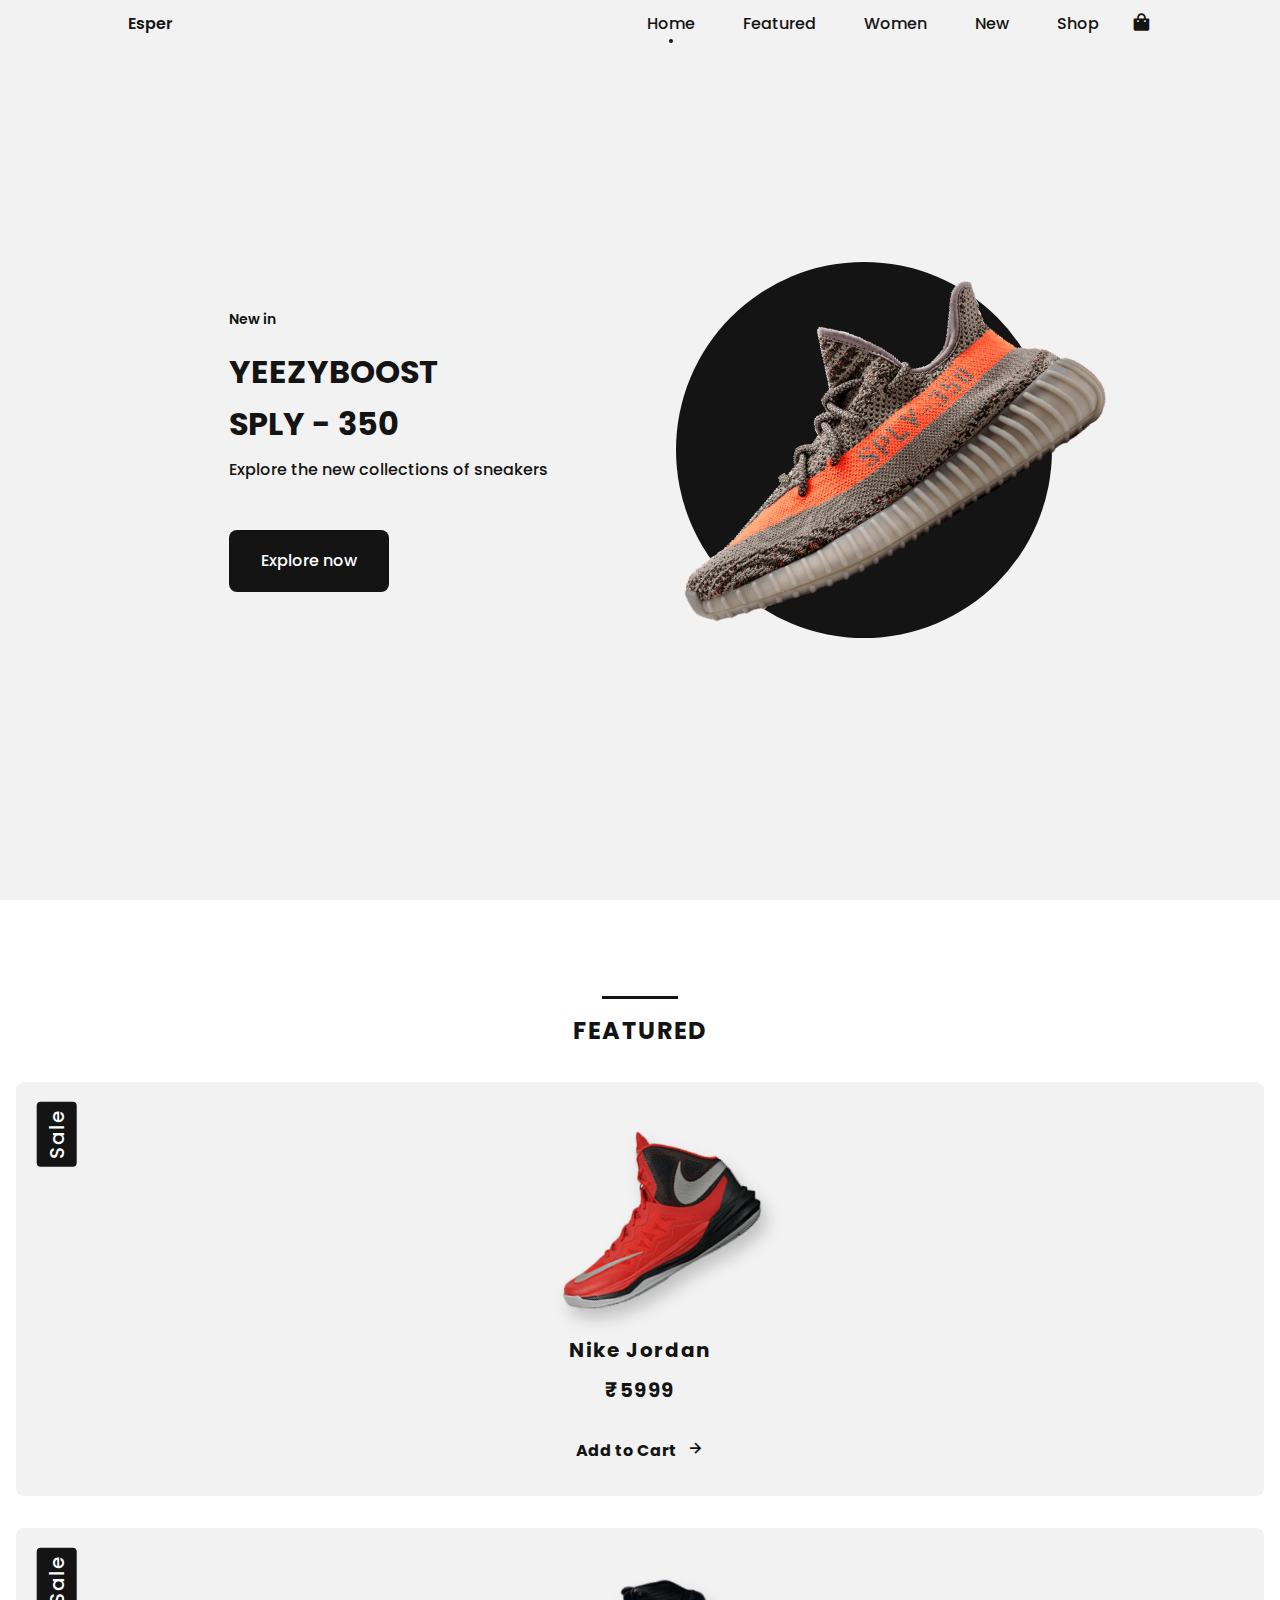
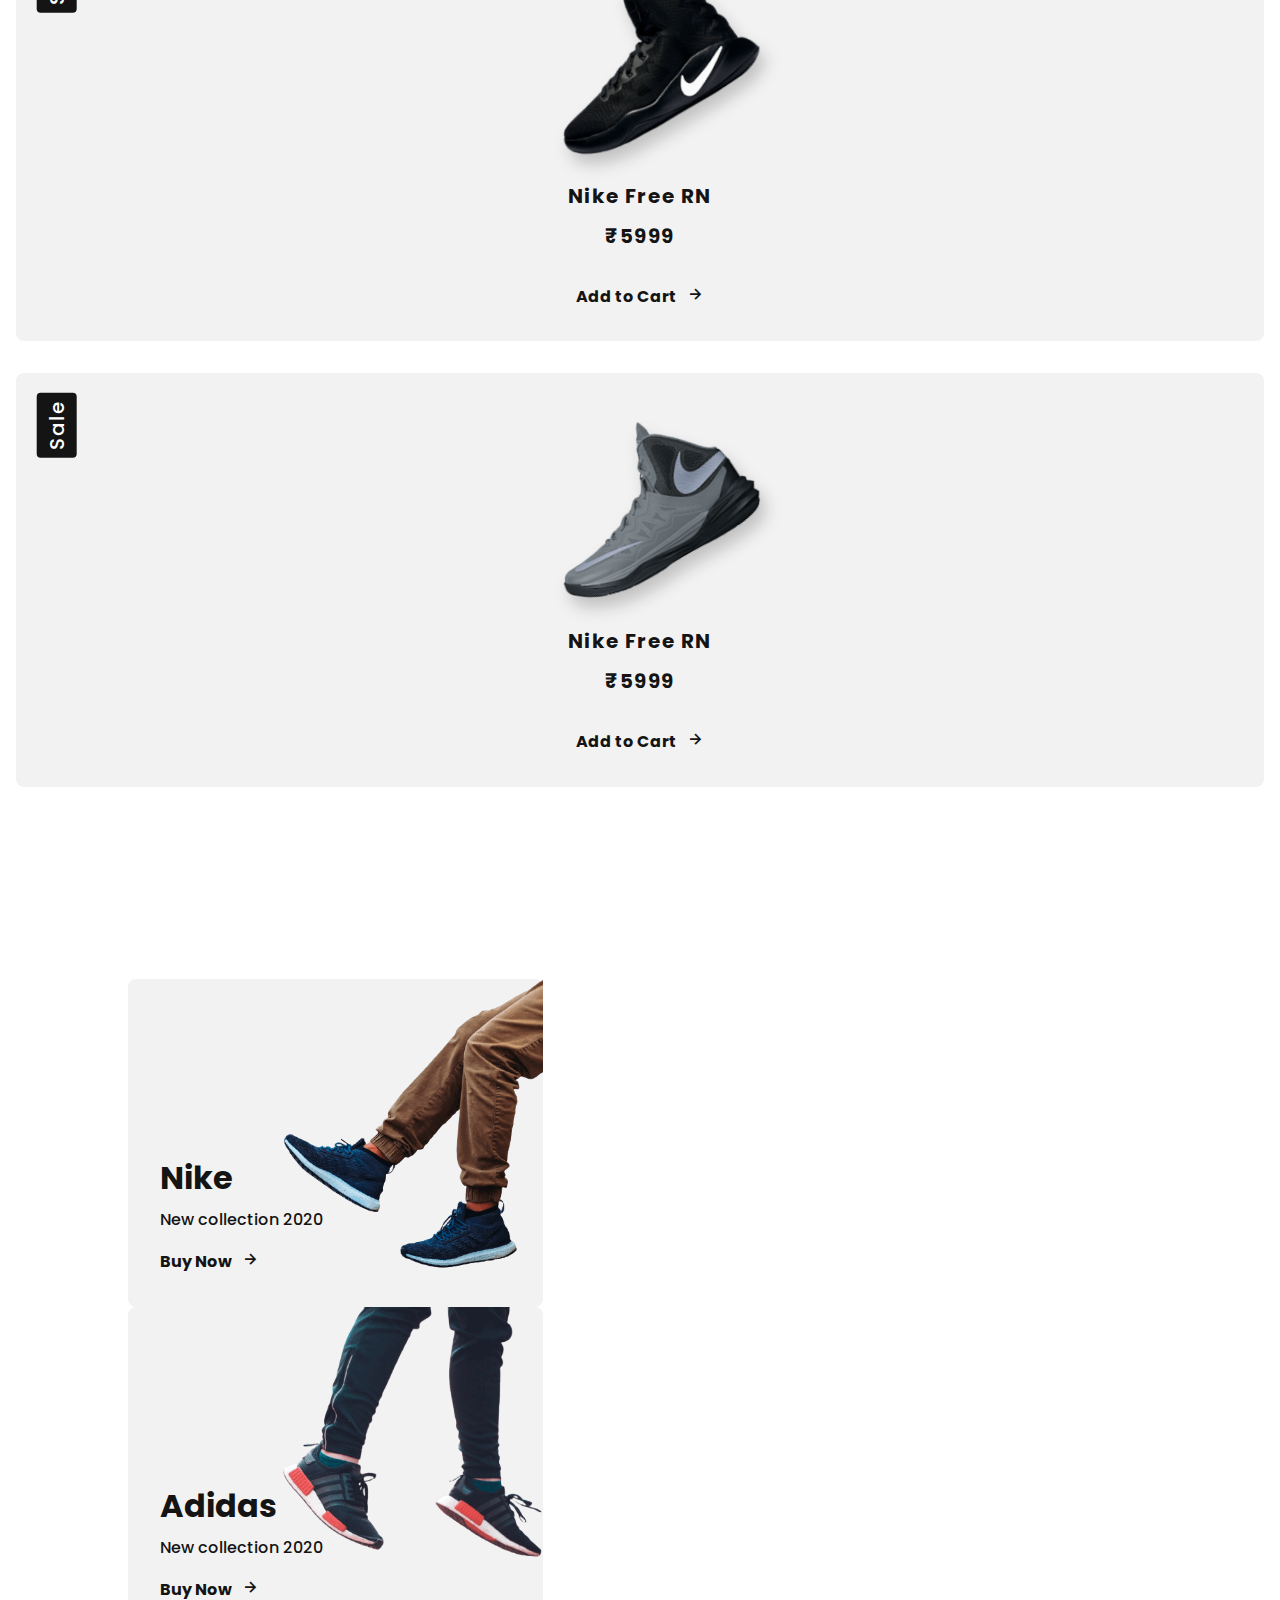
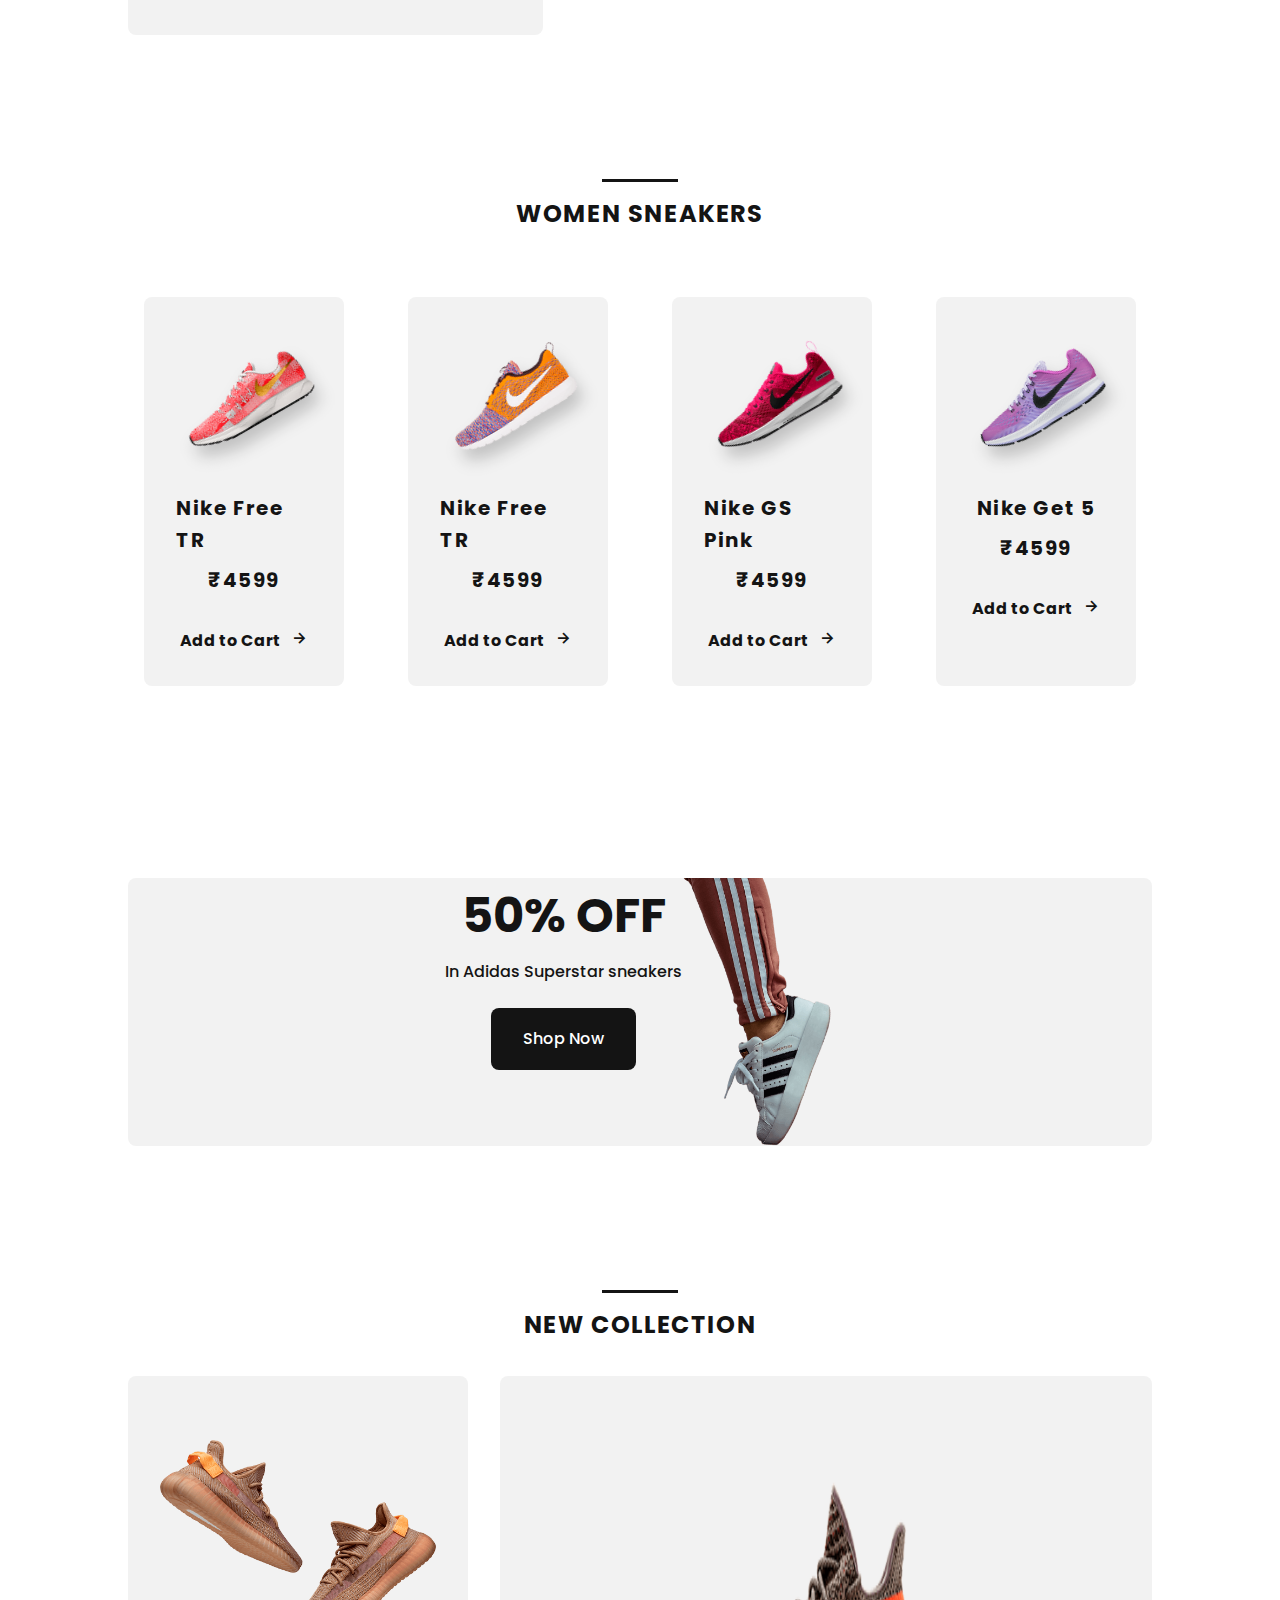
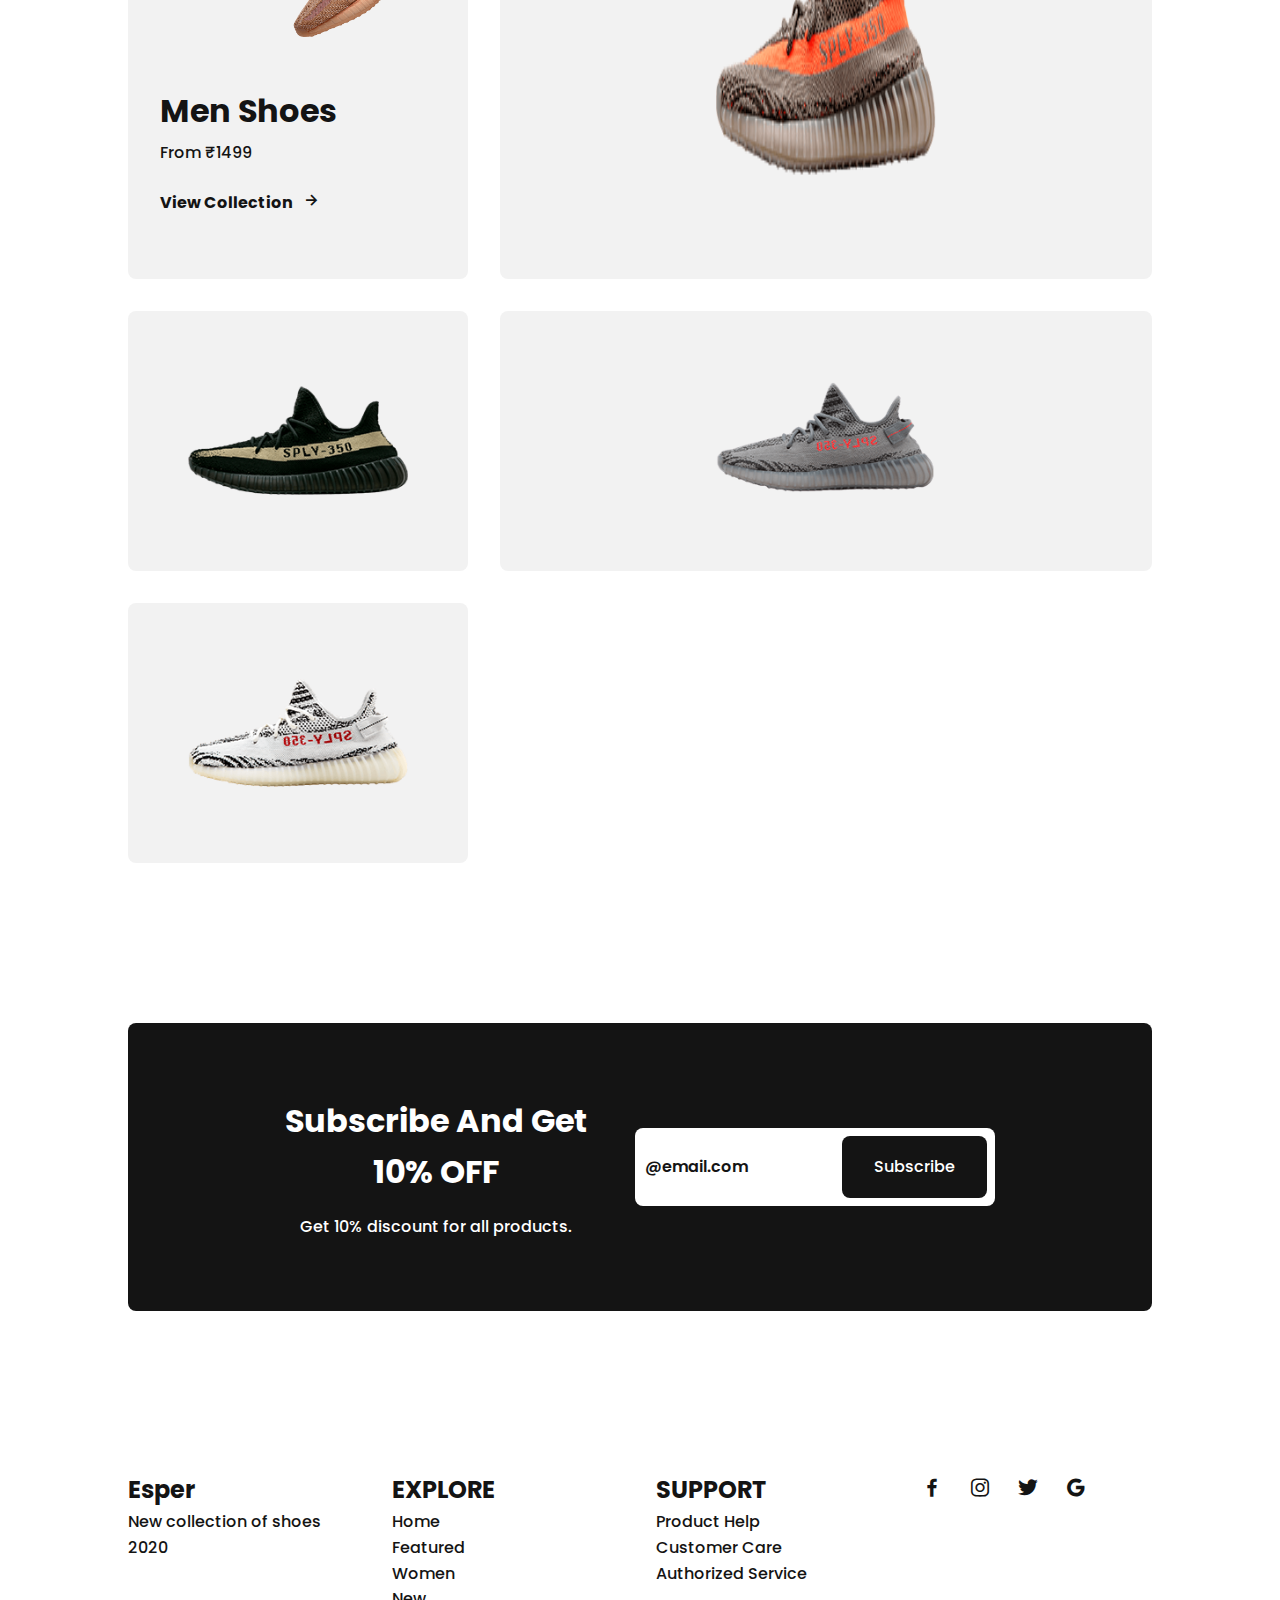
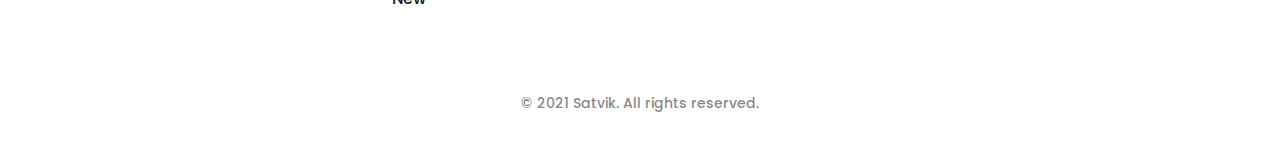
<file: index.html>
<!DOCTYPE html>
<html lang="en">
    <head>
        <meta charset="UTF-8">
        <meta name="viewport" content="width=device-width, initial-scale=1.0">

        <!-- ===== CSS ===== -->
        <link rel="stylesheet" href="assets/css/styles.css">

        <!-- ===== BOX ICONS ===== -->
        <link href='https://unpkg.com/boxicons@2.0.7/css/boxicons.min.css' rel='stylesheet'>

        <title>Esper by Satvik</title>
    </head>
    <body>

        <!--===== HEADER =====-->
        <header class="l-header" id="header">
            <nav class="nav bd-grid">
                <div class="nav__toggle" id="nav-toggle">
                    <i class='bx bxs-grid'></i>
                </div>

                <a href="#" class="nav__logo">Esper</a>

                <div class="nav__menu" id="nav-menu">
                    <ul class="nav__list">
                        <li class="nav__item"><a href="#home" class="nav__link active">Home</a></li>
                        <li class="nav__item"><a href="#featured" class="nav__link">Featured</a></li>
                        <li class="nav__item"><a href="#women" class="nav__link">Women</a></li>
                        <li class="nav__item"><a href="#new" class="nav__link">New</a></li>
                        <li class="nav__item"><a href="./shop.html" class="nav__link">Shop</a></li>
                    </ul>
                </div>

                <div class="nav__shop">
                    <i class='bx bxs-shopping-bag' ></i>
                </div>
            </nav>
        </header>

        <main class="l-main">
            <!--===== HOME =====-->
            <section class="home" id="home">
            <div class="home__container bd-grid">
                <div class="home__sneaker">
                    <div class="home__shape"></div>
                    <img src="assets/img/imghome.png" alt="" class="home__img">
                </div>

                <div class="home__data">
                   <span class="home__new">New in</span>
                   <h1 class="home__title">YEEZYBOOST <br> SPLY - 350</h1>
                   <p class="home__description">Explore the new collections of sneakers</p>
                   <a href="#" class="button">Explore now</a>
                </div>
            </div>
        </section>

            <!--===== FEATURED =====-->
            <section class="featured section" id="featured">
                <h2 class="section-title">FEATURED</h2>
                    <article class="sneaker">
                        <div class="sneaker__sale">Sale</div>
                        <img src="assets/img/featured1.png" alt="" class="sneaker__img">
                        <span class="sneaker__name">Nike Jordan</span>
                        <span class="sneaker__price">&#8377;5999</span>
                        <a href="" class="button-light">Add to Cart <i class='bx bx-right-arrow-alt button-icon' ></i></a>
                    </article>

                    <article class="sneaker">
                        <div class="sneaker__sale">Sale</div>
                        <img src="assets/img/featured2.png" alt="" class="sneaker__img">
                        <span class="sneaker__name">Nike Free RN</span>
                        <span class="sneaker__price">&#8377;5999</span>
                        <a href="" class="button-light">Add to Cart <i class='bx bx-right-arrow-alt button-icon' ></i></a>
                    </article>
                    
                    <article class="sneaker">
                        <div class="sneaker__sale">Sale</div>
                        <img src="assets/img/featured3.png" alt="" class="sneaker__img">
                        <span class="sneaker__name">Nike Free RN</span>
                        <span class="sneaker__price">&#8377;5999</span>
                        <a href="" class="button-light">Add to Cart <i class='bx bx-right-arrow-alt button-icon' ></i></a>
                    </article>
            </section>

            <!--===== COLLECTION =====-->
            <section class="collection section">
                <div class="collection__container bd-grid">
                    <div class="collection__card">
                        <div class="collection__data">
                            <h3 class="collection__name">Nike</h3>
                            <p class="collection__description">New collection 2020</p>
                            <a href="#" class="button-light">Buy Now <i class='bx bx-right-arrow-alt button-icon' ></i></a>
                        </div>

                        <img src="assets/img/collection1.png" alt="" class="collection__img">
                    </div>

                    <div class="collection__card">
                        <div class="collection__data">
                            <h3 class="collection__name">Adidas</h3>
                            <p class="collection__description">New collection 2020</p>
                            <a href="#" class="button-light">Buy Now <i class='bx bx-right-arrow-alt button-icon' ></i></a>
                        </div>

                        <img src="assets/img/collection2.png" alt="" class="collection__img">
                    </div>
                </div>
            </section>

            <!--===== WOMEN SNEAKERS =====-->
            <section class="women section" id="women">
                <h2 class="section-title">WOMEN SNEAKERS</h2>
                
                <div class="women__container bd-grid">
                    <article class="sneaker">
                        <img src="assets/img/women1.png" alt="" class="sneaker__img">
                        <span class="sneaker__name">Nike Free TR</span>
                        <span class="sneaker__price">&#8377;4599</span>
                        <a href="" class="button-light">Add to Cart <i class='bx bx-right-arrow-alt button-icon' ></i></a>
                    </article>

                    <article class="sneaker">
                        <img src="assets/img/women2.png" alt="" class="sneaker__img">
                        <span class="sneaker__name">Nike Free TR</span>
                        <span class="sneaker__price">&#8377;4599</span>
                        <a href="" class="button-light">Add to Cart <i class='bx bx-right-arrow-alt button-icon' ></i></a>
                    </article>

                    <article class="sneaker">
                        <img src="assets/img/women3.png" alt="" class="sneaker__img">
                        <span class="sneaker__name">Nike GS Pink</span>
                        <span class="sneaker__price">&#8377;4599</span>
                        <a href="" class="button-light">Add to Cart <i class='bx bx-right-arrow-alt button-icon' ></i></a>
                    </article>

                    <article class="sneaker">
                        <img src="assets/img/women4.png" alt="" class="sneaker__img">
                        <span class="sneaker__name">Nike Get 5</span>
                        <span class="sneaker__price">&#8377;4599</span>
                        <a href="" class="button-light">Add to Cart <i class='bx bx-right-arrow-alt button-icon' ></i></a>
                    </article>
                </div>
            </section>

            <!--===== OFFER =====-->
            <section class="offer section">
                <div class="offer__container bd-grid">
                    <div class="offer__data">
                        <h3 class="offer__title">50% OFF</h3>
                        <p class="offer__description">In Adidas Superstar sneakers</p>
                        <a href="#" class="button">Shop Now</a>
                    </div>

                    <img src="assets/img/offert.png" alt="" class="offer__img">
                </div>
            </section>

            <!--===== NEW COLLECTION =====-->
            <section class="new section" id="new">
                <h2 class="section-title">NEW COLLECTION</h2>

                <div class="new__container bd-grid">
                    <div class="new__mens">
                        <img src="assets/img/new1.png" alt="" class="new__mens-img">
                        <h3 class="new__title">Men Shoes</h3>
                        <span class="new__price">From &#8377;1499</span>
                        <a href="#" class="button-light">View Collection <i class='bx bx-right-arrow-alt button-icon' ></i></a>
                    </div>

                    <div class="new__sneaker">
                        <div class="new__sneaker-card">
                            <img src="assets/img/new2.png" alt="" class="new__sneaker-img">
                            <div class="new__sneaker-overlay">
                                <a href="#" class="button">Add to Cart <i class='bx bx-right-arrow-alt button-icon' ></i></a>
                            </div>
                        </div>
                    </div>

                    <div class="new__sneaker">
                        <div class="new__sneaker-card">
                            <img src="assets/img/new3.png" alt="" class="new__sneaker-img">
                            <div class="new__sneaker-overlay">
                                <a href="#" class="button">Add to Cart <i class='bx bx-right-arrow-alt button-icon' ></i></a>
                            </div>
                        </div>
                    </div>

                    <div class="new__sneaker">
                        <div class="new__sneaker-card">
                            <img src="assets/img/new4.png" alt="" class="new__sneaker-img">
                            <div class="new__sneaker-overlay">
                                <a href="#" class="button">Add to Cart <i class='bx bx-right-arrow-alt button-icon' ></i></a>
                            </div>
                        </div>
                    </div>

                    <div class="new__sneaker">
                        <div class="new__sneaker-card">
                            <img src="assets/img/new5.png" alt="" class="new__sneaker-img">
                            <div class="new__sneaker-overlay">
                                <a href="#" class="button">Add to Cart <i class='bx bx-right-arrow-alt button-icon' ></i></a>
                            </div>
                        </div>
                    </div>
                </div>
            </section>

            <!--===== NEWSLETTER =====-->
            <section class="newsletter section">
                <div class="newsletter__container bd-grid">
                    <div>
                        <h3 class="newsletter__title">Subscribe And Get <br> 10% OFF</h3>
                        <p class="newsletter__description">Get 10% discount for all products.</p>
                    </div>

                    <form action="" class="newsletter__subscribe">
                        <input type="text" placeholder="@email.com" class="newsletter__input">
                        <a href="#" class="button">Subscribe</a>
                    </form>
                </div>
            </section>
        </main>

        <!--===== FOOTER =====-->
        <footer class="footer section">
            <div class="footer__container bd-grid">
                <div class="footer__box">
                    <h3 class="footer__title">Esper</h3>
                    <p class="footer__description">New collection of shoes 2020</p>
                </div>

                <div class="footer__box">
                    <h3 class="footer__title">EXPLORE</h3>
                    <ul>
                        <li><a href="#home" class="footer__Link">Home</a></li>
                        <li><a href="#featured" class="footer__Link">Featured</a></li>
                        <li><a href="#women" class="footer__Link">Women</a></li>
                        <li><a href="#new" class="footer__Link">New</a></li>
                    </ul>
                 </div>

                 <div class="footer__box">
                    <h3 class="footer__title">SUPPORT</h3>
                    <ul>
                        <li><a href="#" class="footer__Link">Product Help</a></li>
                        <li><a href="#" class="footer__Link">Customer Care</a></li>
                        <li><a href="#" class="footer__Link">Authorized Service</a></li>
                    </ul>
                 </div>

                 <div class="footer__box">
                     <a href="#" class="footer__social"><i class='bx bxl-facebook'></i></a>
                     <a href="#" class="footer__social"><i class='bx bxl-instagram'></i></a>
                     <a href="#" class="footer__social"><i class='bx bxl-twitter'></i></a>
                     <a href="#" class="footer__social"><i class='bx bxl-google'></i></a>
                 </div>
             </div>

             <p class="footer__copy">&#169; 2021 Satvik. All rights reserved.</p>
        </footer>

        <!--===== MAIN JS =====-->
        <script src="assets/js/main.js"></script>
        
    </body>
</html>
</file>
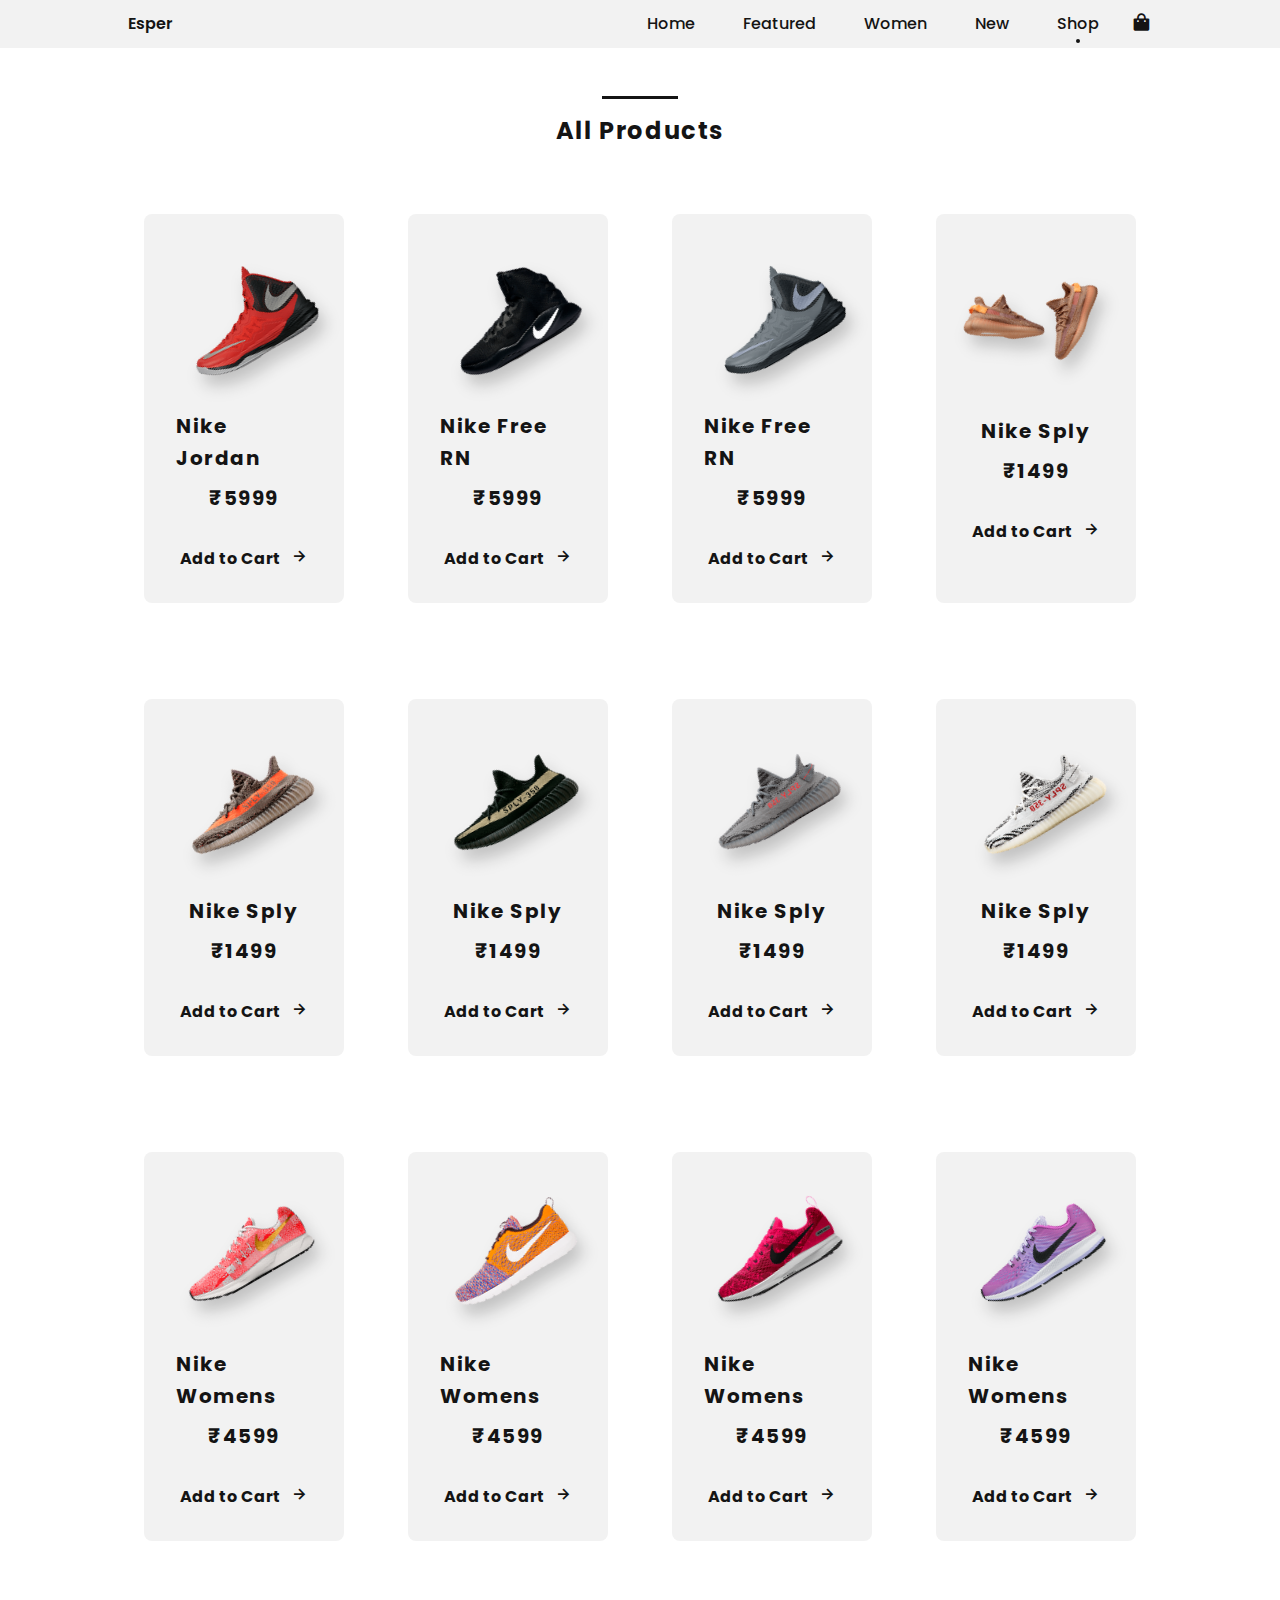
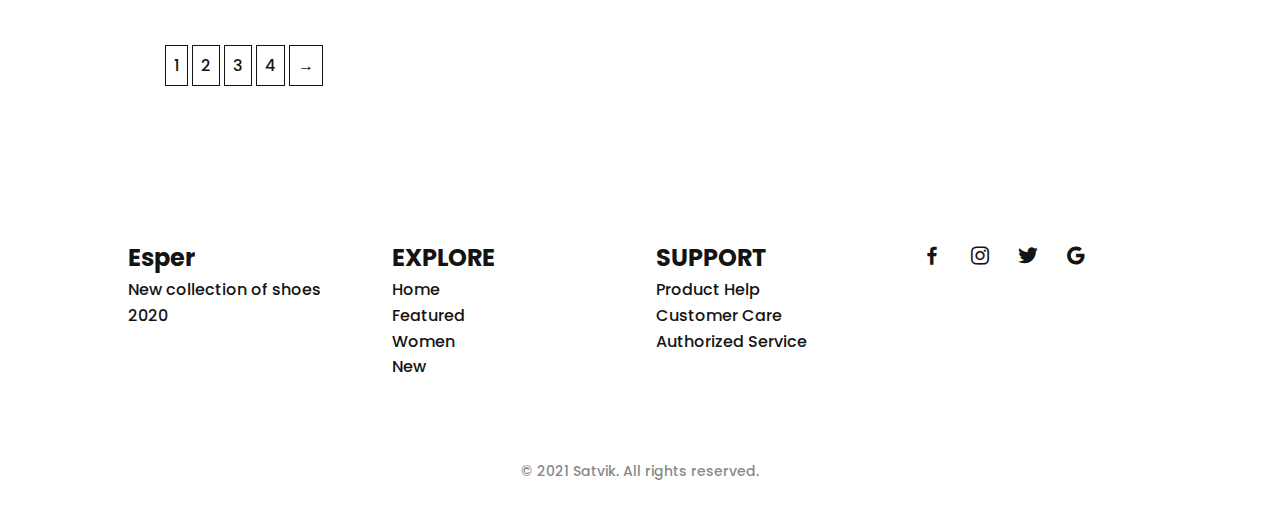
<file: shop.html>
<!DOCTYPE html>
<html lang="en">
    <head>
        <meta charset="UTF-8">
        <meta name="viewport" content="width=device-width, initial-scale=1.0">

        <!-- ===== CSS ===== -->
        <link rel="stylesheet" href="assets/css/styles.css">

        <!-- ===== BOX ICONS ===== -->
        <link href='https://unpkg.com/boxicons@2.0.7/css/boxicons.min.css' rel='stylesheet'>

        <title>Esper by Satvik</title>
    </head>
    <body>

        <!--===== HEADER =====-->
        <header class="l-header" id="header">
            <nav class="nav bd-grid">
                <div class="nav__toggle" id="nav-toggle">
                    <i class='bx bxs-grid'></i>
                </div>

                <a href="./index.html" class="nav__logo">Esper</a>

                <div class="nav__menu" id="nav-menu">
                    <ul class="nav__list">
                        <li class="nav__item"><a href="./index.html" class="nav__link">Home</a></li>
                        <li class="nav__item"><a href="./index.html#featured" class="nav__link">Featured</a></li>
                        <li class="nav__item"><a href="./index.html#women" class="nav__link">Women</a></li>
                        <li class="nav__item"><a href="./index.html#new" class="nav__link">New</a></li>
                        <li class="nav__item"><a href="#shop" class="nav__link active">Shop</a></li>
                    </ul>
                </div>

                <div class="nav__shop">
                    <i class='bx bxs-shopping-bag' ></i>
                </div>
            </nav>
        </header>

        <main class="l-main">
            <!--All Products-->
            <section class="featured section" id="shop">
                <h2 class="section-title">All Products</h2>
                <div class="women__container bd-grid">
                    <article class="sneaker">
                        <img src="assets/img/featured1.png" alt="" class="sneaker__img">
                        <span class="sneaker__name">Nike Jordan</span>
                        <span class="sneaker__price">&#8377;5999</span>
                        <a href="" class="button-light">Add to Cart <i class='bx bx-right-arrow-alt button-icon' ></i></a>
                    </article>

                    <article class="sneaker">
                        <img src="assets/img/featured2.png" alt="" class="sneaker__img">
                        <span class="sneaker__name">Nike Free RN</span>
                        <span class="sneaker__price">&#8377;5999</span>
                        <a href="" class="button-light">Add to Cart <i class='bx bx-right-arrow-alt button-icon' ></i></a>
                    </article>
                    
                    <article class="sneaker">
                        <img src="assets/img/featured3.png" alt="" class="sneaker__img">
                        <span class="sneaker__name">Nike Free RN</span>
                        <span class="sneaker__price">&#8377;5999</span>
                        <a href="" class="button-light">Add to Cart <i class='bx bx-right-arrow-alt button-icon' ></i></a>
                    </article>

                    <article class="sneaker">
                        <img src="assets/img/new1.png" alt="" class="sneaker__img">
                        <span class="sneaker__name">Nike Sply</span>
                        <span class="sneaker__price">&#8377;1499</span>
                        <a href="" class="button-light">Add to Cart <i class='bx bx-right-arrow-alt button-icon' ></i></a>
                    </article>

                    <article class="sneaker">
                        <img src="assets/img/new2.png" alt="" class="sneaker__img">
                        <span class="sneaker__name">Nike Sply</span>
                        <span class="sneaker__price">&#8377;1499</span>
                        <a href="" class="button-light">Add to Cart <i class='bx bx-right-arrow-alt button-icon' ></i></a>
                    </article>

                    <article class="sneaker">
                        <img src="assets/img/new3.png" alt="" class="sneaker__img">
                        <span class="sneaker__name">Nike Sply</span>
                        <span class="sneaker__price">&#8377;1499</span>
                        <a href="" class="button-light">Add to Cart <i class='bx bx-right-arrow-alt button-icon' ></i></a>
                    </article>

                    <article class="sneaker">
                        <img src="assets/img/new4.png" alt="" class="sneaker__img">
                        <span class="sneaker__name">Nike Sply</span>
                        <span class="sneaker__price">&#8377;1499</span>
                        <a href="" class="button-light">Add to Cart <i class='bx bx-right-arrow-alt button-icon' ></i></a>
                    </article>

                    <article class="sneaker">
                        <img src="assets/img/new5.png" alt="" class="sneaker__img">
                        <span class="sneaker__name">Nike Sply</span>
                        <span class="sneaker__price">&#8377;1499</span>
                        <a href="" class="button-light">Add to Cart <i class='bx bx-right-arrow-alt button-icon' ></i></a>
                    </article>

                    <article class="sneaker">
                        <img src="assets/img/women1.png" alt="" class="sneaker__img">
                        <span class="sneaker__name">Nike Womens</span>
                        <span class="sneaker__price">&#8377;4599</span>
                        <a href="" class="button-light">Add to Cart <i class='bx bx-right-arrow-alt button-icon' ></i></a>
                    </article>

                    <article class="sneaker">
                        <img src="assets/img/women2.png" alt="" class="sneaker__img">
                        <span class="sneaker__name">Nike Womens</span>
                        <span class="sneaker__price">&#8377;4599</span>
                        <a href="" class="button-light">Add to Cart <i class='bx bx-right-arrow-alt button-icon' ></i></a>
                    </article>

                    <article class="sneaker">
                        <img src="assets/img/women3.png" alt="" class="sneaker__img">
                        <span class="sneaker__name">Nike Womens</span>
                        <span class="sneaker__price">&#8377;4599</span>
                        <a href="" class="button-light">Add to Cart <i class='bx bx-right-arrow-alt button-icon' ></i></a>
                    </article>

                    <article class="sneaker">
                        <img src="assets/img/women4.png" alt="" class="sneaker__img">
                        <span class="sneaker__name">Nike Womens</span>
                        <span class="sneaker__price">&#8377;4599</span>
                        <a href="" class="button-light">Add to Cart <i class='bx bx-right-arrow-alt button-icon' ></i></a>
                    </article>

                    <div class="sneaker__pages bd-grid">
                        <div>
                            <span class="sneaker__page">1</span>
                            <span class="sneaker__page">2</span>
                            <span class="sneaker__page">3</span>
                            <span class="sneaker__page">4</span>
                            <span class="sneaker__page">&#8594;</span>
                        </div>
                    </div>
                </div>
            </section>
        </main>

        <!--===== FOOTER =====-->
        <footer class="footer section">
            <div class="footer__container bd-grid">
                <div class="footer__box">
                    <h3 class="footer__title">Esper</h3>
                    <p class="footer__description">New collection of shoes 2020</p>
                </div>

                <div class="footer__box">
                    <h3 class="footer__title">EXPLORE</h3>
                    <ul>
                        <li><a href="#home" class="footer__Link">Home</a></li>
                        <li><a href="#featured" class="footer__Link">Featured</a></li>
                        <li><a href="#women" class="footer__Link">Women</a></li>
                        <li><a href="#new" class="footer__Link">New</a></li>
                    </ul>
                 </div>

                 <div class="footer__box">
                    <h3 class="footer__title">SUPPORT</h3>
                    <ul>
                        <li><a href="#" class="footer__Link">Product Help</a></li>
                        <li><a href="#" class="footer__Link">Customer Care</a></li>
                        <li><a href="#" class="footer__Link">Authorized Service</a></li>
                    </ul>
                 </div>

                 <div class="footer__box">
                     <a href="#" class="footer__social"><i class='bx bxl-facebook'></i></a>
                     <a href="#" class="footer__social"><i class='bx bxl-instagram'></i></a>
                     <a href="#" class="footer__social"><i class='bx bxl-twitter'></i></a>
                     <a href="#" class="footer__social"><i class='bx bxl-google'></i></a>
                 </div>
             </div>

             <p class="footer__copy">&#169; 2021 Satvik. All rights reserved.</p>
        </footer>

        <!--===== MAIN JS =====-->
        <script src="assets/js/main.js"></script>
    </body>
</html>
</file>
<file: assets/css/styles.css>
/*===== GOOGLE FONTS =====*/
@import url("https://fonts.googleapis.com/css2?family=Poppins:wght@400;500;600;700&display=swap");
/*===== VARIABLES CSS =====*/
  :root{
    --header-height: 3rem;

  /*===== Font weight =====*/
     --font-medium: 500;
     --font-semi-bold: 600;
     --font-bold: 700;

  /*===== Colores =====*/
     --dark-color: #141414;
     --dark-color-light: #8A8A8A;
     --dark-color-lighten: #F2F2F2;
     --white-color: #FFF;

  /*===== Font and typography =====*/
     --body-font: 'poppins', sans-serif;
     --big-font-size: 1.25rem;
     --bigger-font-size: 1.5rem;
     --biggest-font-size: 2rem;
     --h2-font-size: 1.25rem;
     --normal-font-size: .938rem;
     --smaller-font-size: .813rem;

  /*===== Margenes =====*/
     --mb-1: .5rem;
     --mb-2: 1rem;
     --mb-3: 1.5rem;
     --mb-4: 2rem;
     --mb-5: 2.5rem;
     --mb-6: 3rem;

  /*===== z index =====*/
     --z-fixed: 100;
  
  /*===== Rotate img =====*/
     --rotate-img: rotate(-30deg);
  }

@media screen and (min-width: 768px){
  :root{
    --big-font-size: 1.5rem;
    --bigger-font-size: 2rem;
    --biggest-font-size: 3rem;
    --normal-font-size: 1rem;
    --smaller-font-size: .875rem;
  }
}

/*===== BASE =====*/
*,::before,::after{
  box-sizing: border-box;
}

html{
  scroll-behavior: smooth;
}

body{
  margin: var(--header-height) 0 0 0;
  font-family: var(--body-font);
  font-size: var(--normal-font-size);
  font-weight: var(--font-medium);
  color: var(--dark-color);
  line-height: 1.6;
}

h1,h2,h3,p,ul{
  margin: 0;
}

ul{
  padding: 0;
  list-style: none;
}

a{
  text-decoration: none;
  color: var(--dark-color);
}

img{
  max-width: 100%;
  height: auto;
  display: block;
}

/*===== CLASS CSS ===== */
.section{
  padding: 5rem 0 2rem;
}

.section-title{
  position: relative;
  font-size: var(--big-font-size);
  margin-bottom: var(--mb-4);
  text-align: center;
  letter-spacing: .1rem;
}

.section-title::after{
  content: '';
  position: absolute;
  width: 56px;
  height: .18rem;
  top: -1rem;
  left: 0;
  right: 0;
  margin: auto;
  background-color: var(--dark-color);
}

/*===== LAYOUT =====*/
.bd-grid{
  max-width: 1024px;
  display: grid;
  grid-template-columns: 100%;
  column-gap: 2rem;
  margin-left: var(--mb-2);
  margin-right: var(--mb-2);
}

.l-header{
  width: 100%;
  position: fixed;
  top: 0;
  left: 0;
  z-index: var(--z-fixed);
  background-color: var(--dark-color-lighten);
}

/*===== NAV =====*/
.nav{
  height: var(--header-height);
  display: flex;
  justify-content: space-between;
  align-items: center;
}

@media screen and (max-width: 768px){
  .nav__menu{
    position: fixed;
    top: var(--header-height);
    left: -100%;
    width: 70%;
    height: 100vh;
    padding: 2rem;
    background-color: var(--white-color);
    transition: .5s;
  }
}

.nav__item{
  margin-bottom: var(--mb-4);
}

.nav__logo{
  font-weight: var(--font-semi-bold);
}

.nav__toggle, .nav__shop{
  font-size: 1.3rem;
  cursor: pointer;
}

/*Show menu*/
.show{
  left: 0;
}

/*Active link*/
.active{
  position: relative;
}

.active::before{
  content: '';
  position: absolute;
  bottom: -.5rem;
  left: 45%;
  width: 4px;
  height: 4px;
  background-color: var(--dark-color);
  border-radius: 50%;
}

/*Change color header*/
.scroll-header{
  background-color: var(--white-color);
  box-shadow: 0 2px 4px rgba(0,0,0,.1);
}

/*===== HOME =====*/
.home{
  background-color: var(--dark-color-lighten);
  overflow: hidden;
}

.home__container{
  height: calc (100vh - var(--header-height));
}

.home__sneaker{
  position: relative;
  display: flex;
  justify-content: center;
  align-self: center;
}

.home__shape{
  width: 220px;
  height: 220px;
  background-color: var(--dark-color);
  border-radius: 50%;
}

.home__img{
  position: absolute;
  top: 1.5rem;
  max-width: initial;
  width: 275px;
  transform: var(--rotate-img);
}

.home__new{
  display: block;
  font-size: var(--smaller-font-size);
  font-weight: var(--font-semi-bold);
  margin-bottom: var(--mb-2);
}

.home__title{
  font-size: var(--bigger-font-size);
  margin-bottom: var(--mb-1);
}

.home__description{
  margin-bottom: var(--mb-6);
}

/*BUTTONS*/
.button{
  display: inline-block;
  background-color: var(--dark-color);
  color: var(--white-color);
  padding: 1.125rem 2rem;
  font-weight: var(--font-medium);
  border-radius: .5rem;
  transition: .3s;
}

.button:hover{
  transform: translateY(-.25rem);
}

.button-light{
  display: inline-flex;
  color: var(--dark-color);
  font-weight: var(--font-bold);
}

.button-icon{
  font-size: 1.25em;
  margin-left: var(--mb-1);
  transition: .3s;
}

.button-light:hover .button-icon{
  transform: translateX(.25rem);
}

/*===== FEATURED =====*/
.featured__container{
  row-gap: 2rem;
  grid-template-columns: repeat(auto-fit, minmax(220px, 1fr));
}

.sneaker{
  position: relative;
  display: flex;
  flex-direction: column;
  align-items: center;
  padding: 2rem;
  margin-top: 2rem;
  margin-bottom: 2rem;
  margin-left: 1rem;
  margin-right: 1rem;
  background-color: var(--dark-color-lighten);
  border-radius: .5rem;
  transition: .3s;
}

.sneaker__sale{
  position: absolute;
  left: .5rem;
  background-color: var(--dark-color);
  color: var(--white-color);
  padding: .25rem .5rem;
  border-radius: .25rem;
  font-size: var(--h2-font-size);
  transform: rotate(-90deg);
  letter-spacing: .1rem;
}

.sneaker__img{
  width: 220px;
  margin-top: var(--mb-3);
  margin-bottom: var(--mb-6);
  transform: var(--rotate-img);
  filter: drop-shadow(0 12px 8px rgba(0,0,0,.2));
}

.sneaker__name, .sneaker__price{
  font-size: var(--h2-font-size);
  letter-spacing: .1rem;
  font-weight: var(--font-bold);
}

.sneaker__name{
  margin-bottom: var(--mb-1);
}

.sneaker__price{
  margin-bottom: var(--mb-4);
}

.sneaker:hover{
  transform: translateY(-.5rem);
}

.sneaker__pages{
  margin-top: var(--mb-6);
}

.sneaker__page{
  padding: .5rem;
  border: 1px solid var(--dark-color);
}

.sneaker__page:hover{
  background-color: var(--dark-color);
  color: var(--white-color);
}

/*===== COLLECTION =====*/
.collection_container{
  row-gap: 2rem;
  justify-content: center;
}

.collection__card{
  position: relative;
  display: flex;
  height: 328px;
  background-color: var(--dark-color-lighten);
  padding: 2rem;
  border-radius: .5rem;
  transition: .3s;
}

.collection__data{
  align-self: flex-end;
}

.collection__img{
  position: absolute;
  top: 0;
  right: 0;
  width: 230px;
}

.collection__name{
  font-size: var(--bigger-font-size);
  margin-bottom: .25rem;
}

.collection__description{
  margin-bottom: var(--mb-2);
}

.collection__card:hover{
  transform: translateY(-.5rem);
}

/*===== WOMEN SNEAKERS =====*/
.women__container{
  row-gap: 2rem;
  grid-template-columns: repeat(auto-fit, minmax(220px,1fr));
}

/*===== OFFER =====*/
.offer__container{
  grid-template-columns: 55% 45%;
  column-gap: 0;
  background-color: var(--dark-color-lighten);
  border-radius: .5rem;
  justify-content: center;
}

.offer__data{
  padding: 4rem 0 4rem 1.5 rem;
}

.offer__title{
  font-size: var(--biggest-font-size);
  margin-bottom: .25rem;
}

.offer__description{
  margin-bottom: var(--mb-3);
}

.offer__img{
  width: 153px;
}

/*===== NEW COLLECTION  =====*/
.new__container{
  row-gap: 2rem;
}

.new__mens{
  display: flex;
  flex-direction: column;
  justify-content: center;
  background-color: var(--dark-color-lighten);
  border-radius: .5rem;
  padding: 2rem;
}

.new__mens-img{
  width: 276px;
  margin-bottom: var(--mb-3);
}

.new__title{
  font-size: var(--bigger-font-size);
  margin-bottom: .25rem;
}

.new__price{
  display: block;
  margin-bottom: var(--mb-3);
}

.new__sneaker{
  display: grid;
  gap: 1.5rem;
  grid-template-columns: repeat(auto-fit, minmax(220px, 1fr));
}

.new__sneaker-card{
  position: relative;
  padding: 3.5rem 1.5rem;
  background-color: var(--dark-color-lighten);
  border-radius: .5rem;
  overflow: hidden;
  display: flex;
  justify-content: center;
}

.new__sneaker-img{
  width: 220px;
}

.new__sneaker-overlay{
  position: absolute;
  left: 0;
  bottom: -100%;
  width: 100%;
  height: 100%;
  display: flex;
  justify-content: center;
  align-items: center;
  background-color: rgba(138,138,138,.3);
  transition: .3s;
}

.new__sneaker-card:hover .new__sneaker-overlay{
  bottom: 0;
}

/*===== NEWSLETTER =====*/
.newsletter__container{
  background-color: var(--dark-color);
  color: var(--white-color);
  padding: 2rem .5rem;
  border-radius: .5rem;
  text-align: center;
}

.newsletter__title{
  font-size: var(--bigger-font-size);
  margin-bottom: var(--mb-2);
}

.newsletter__description{
  margin-bottom: var(--mb-5);
}

.newsletter__subscribe{
  display: flex;
  column-gap: .5rem;
   background-color: var(--white-color);
   padding: .5rem;
   border-radius: .5rem;
}

.newsletter__input{
  outline: none;
  border: none;
  width: 90%;
  font-size: var(--normal-font-size);
}

.newsletter__input::placeholder{
  color: var(--dark-color);
  font-family: var(--body-font);
  font-size: var(--normal-font-size);
  font-weight: var(--font-semi-bold);
}

/*===== FOOTER =====*/
.footer__container{
  grid-template-columns: repeat(auto-fit, minmax(220px, 1fr));
}

.footer__box{
  margin-bottom: var(--mb-4);
}

.footer__title{
  font-size: var(--big-font-size);
}

.footer__link{
  display: block;
  width: max-content;
  margin-bottom: var(--mb-1);
}

.footer__social{
  font-size: 1.5rem;
  margin-right: 1.25rem;
}

.footer__copy{
  padding-top: 3rem;
  font-size: var(--smaller-font-size);
  color: var(--dark-color-light);
  text-align: center;
}

/* ===== MEDIA QUERIES =====*/
@media screen and (min-width:576px){
  .collection__container{
    grid-template-columns: 415px;
  }

  .collection__img{
    width: 260px;
  }

  .offer__container{
    grid-template-columns: max-content max-content;
  }

  .offer__data{
    text-align: center;
  }

  .new__mens{
    align-items: center;
  }
}

@media screen and (min-width:768px){
  body{
    margin: 0;
  }

  .section{
    padding: 7rem 0 3rem;
  }

  .section-title::after{
    width: 76px;
  }

  .nav{
    height: calc(var(--header-height + 1.5rem));
  }

  .nav__menu{
    margin-left: auto;
  }

  .nav__list{
    display: flex;
  }

  .nav__item{
    margin-left: var(--mb-6);
    margin-bottom: 0;
  }

  .nav__toggle{
    display: none;
  }

  .home__container{
    height: 100vh;
    grid-template-columns: max-content max-content;
    justify-content: center;
    align-items: center;
  }

  .home__sneaker{
    order: 1;
  }

  .home__shape{
    width: 376px;
    height: 376px;
  }

  .home__img{
    width: 470px;
    top: 3.5rem;
    right: 0;
    left: -3rem;
  }

  .newsletter__container{
    grid-template-columns: max-content max-content;
    justify-content: center;
    align-items: center;
    padding: 4.5rem 2rem;
    column-gap: 3rem;
  }
  
  .newsletter__description{
    margin-bottom: 0;
  }

  .newsletter__subscribe{
    width: 360px;
    height: max-content;
  }
}

@media screen and (min-width:1024px){
  .bd-grid{
    margin-left: auto;
    margin-right: auto;
  }

  .home__container{
    column-gap: 8rem;
  }

  .new__container{
    grid-template-columns: max-content 1fr;
  }

  .new__mens{
    align-items: initial;
    justify-content: flex-end;
    padding: 4rem 2rem;
  }

  .new__mens-img{
    margin-bottom: var(--mb-6);
  }
}
</file>
